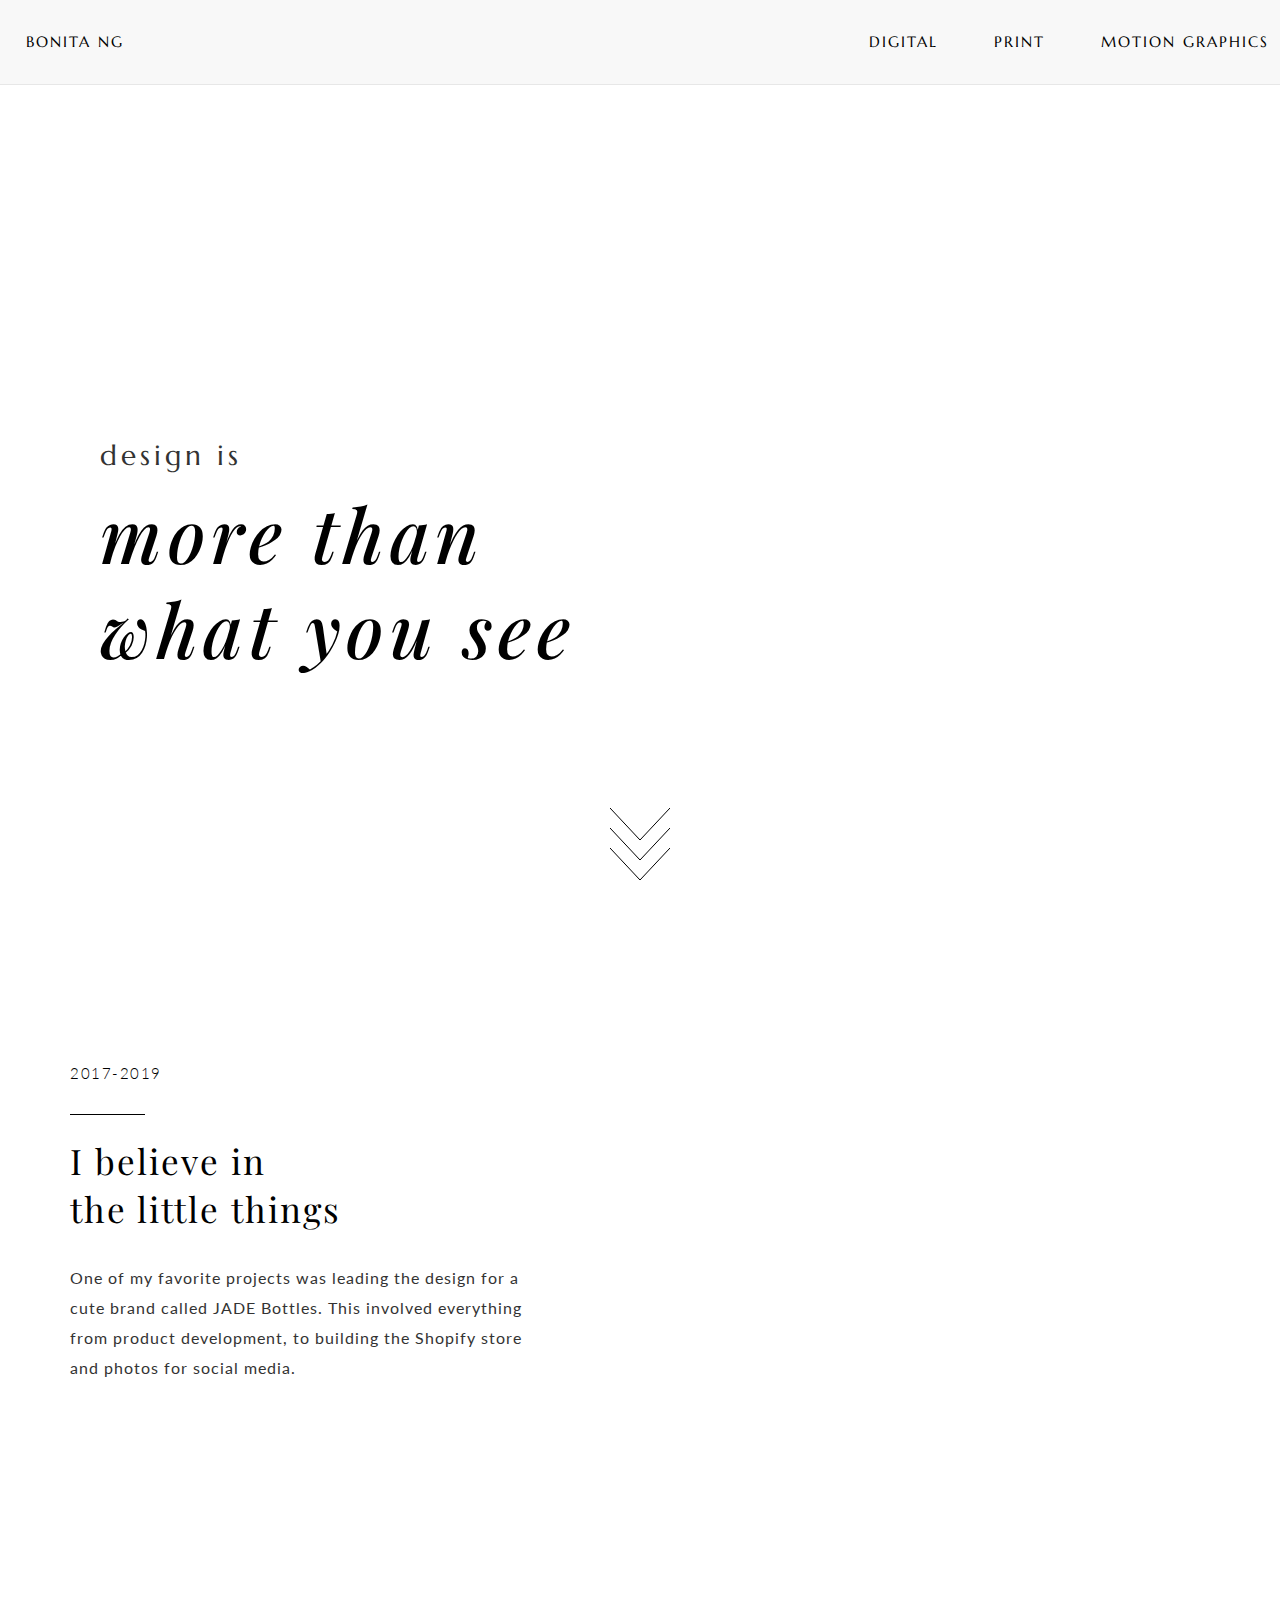
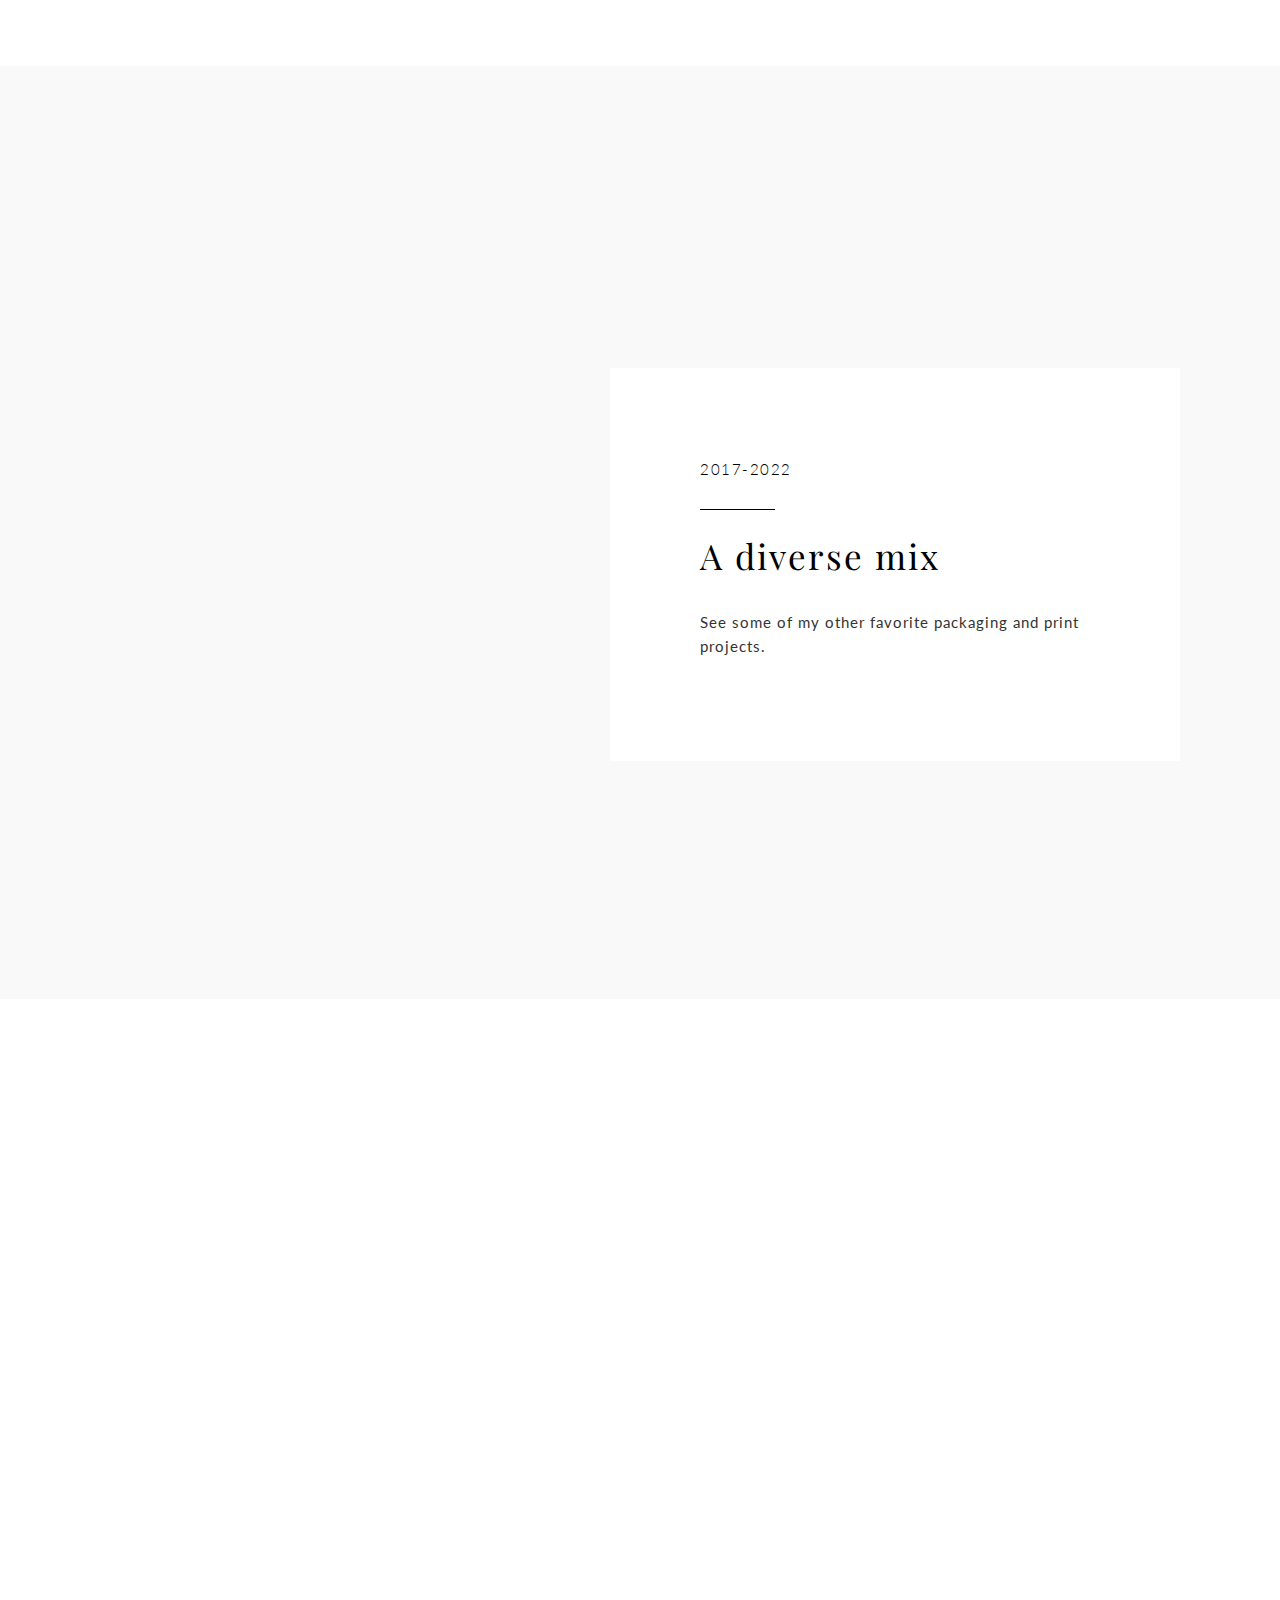
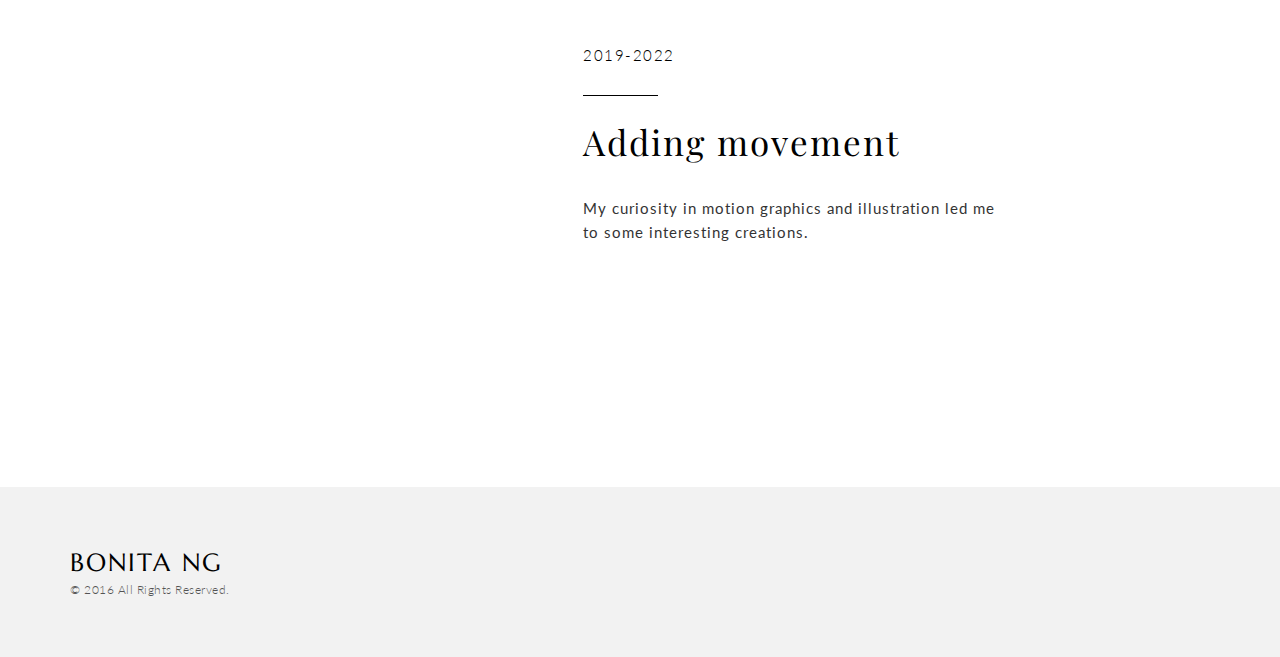
<file: index.html>
<!DOCTYPE html>
<!--[if IE 9]> <html class="ie9" lang="en-us"> <![endif]-->
<!--[if gt IE 9]><!-->
<html lang="en-us">
<!--<![endif]-->
<head>
	<!-- Basic page needs ================================================== -->
	<meta charset="UTF-8">
	<meta http-equiv="X-UA-Compatible" content="IE=edge,chrome=1">
	<title>Bonita Ng</title>
	<meta name="viewport" content="width=device-width, initial-scale=1">

	<!-- Page info ========================================================= -->
	<meta name="author" content="Purple Subird">
	<meta name="description" content="Bonita Ng">
	<meta name="keywords" content="minimalist, portfolio, design">

	<!-- Fonts ============================================================= -->
	<!-- Google Fonts -->
	<link href="https://fonts.googleapis.com/css?family=Lato:300,700|Playfair+Display|Marcellus|DM Serif Display" rel="stylesheet">
	<!-- FontAwesome -->
	<link href="https://maxcdn.bootstrapcdn.com/font-awesome/4.7.0/css/font-awesome.min.css" rel="stylesheet"> 

	<!-- Stylesheets ======================================================= -->
<!-- 	<link rel="stylesheet" href="css/external/bootstrap.min.css"> -->
	<link rel="stylesheet" href="https://maxcdn.bootstrapcdn.com/bootstrap/3.3.7/css/bootstrap.min.css">
	<link rel="stylesheet" href="css/external/owl.carousel.min.css">
	<link rel="stylesheet" href="css/main.css">

	<!-- Scripts =========================================================== -->
	<!-- Google Analytics -->
	<!-- Hotjar -->

	<!-- Favicon =========================================================== -->
	<link rel="shortcut icon" href="favicon.ico">
	<link rel="apple-touch-icon-precomposed" sizes="152x152" href="favicons/apple-touch-icon-152x152.png">
	<link rel="apple-touch-icon-precomposed" sizes="144x144" href="favicons/apple-touch-icon-144x144.png">
	<link rel="apple-touch-icon-precomposed" sizes="114x114" href="favicons/apple-touch-icon-114x114.png">
	<link rel="apple-touch-icon-precomposed" sizes="72x72"   href="favicons/apple-touch-icon-72x72.png">
	<link rel="apple-touch-icon-precomposed" href="favicons/apple-touch-icon-57x57.png">
	
	<!-- Gradient =========================================================== -->
<style>

	
.arrows {
	width: 60px;
	height: 72px;
	position: absolute;
	left: 50%;
	margin-left: -30px;
	bottom: 20px;
}

.arrows path {
	stroke: #000000;
	fill: transparent;
	stroke-width: 1px;	
	animation: arrow 2s infinite;
	-webkit-animation: arrow 2s infinite; 
}

@keyframes arrow
{
0% {opacity:0}
40% {opacity:1}
80% {opacity:0}
100% {opacity:0}
}

@-webkit-keyframes arrow /*Safari and Chrome*/
{
0% {opacity:0}
40% {opacity:1}
80% {opacity:0}
100% {opacity:0}
}

.arrows path.a1 {
	animation-delay:-1s;
	-webkit-animation-delay:-1s; /* Safari 和 Chrome */
}

.arrows path.a2 {
	animation-delay:-0.5s;
	-webkit-animation-delay:-0.5s; /* Safari 和 Chrome */
}

.arrows path.a3 {	
	animation-delay:0s;
	-webkit-animation-delay:0s; /* Safari 和 Chrome */
}

</style>
	
</head>
<body>
	<div class="content-wrapper content-insert">
		<header class="header">
<!-- 			<div class="logo">
				<a class="logo__text" href="index.html" title="Minimalist - home page">BONITA NG</a> -->
				<!-- Uncomment if you want to use image as site logo -->
				<!-- <img class="logo__image" src="img/logo.png" alt="Logo"> -->
<!-- 			</div> -->
			
			<nav class="navbar navbar-default navbar-fixed-top    ">
<!-- 				<div class="container-fluid">  -->
<!-- 				<p style="font-family: Lato, "Lucida Sans Unicode", "Lucida Grande", sans-serif; 
													   font-weight: 700;
													   text-transform: uppercase;
													   font-size: 15px;
													   line-height: 24px;
													   margin: 0 -2px;
													   padding: 30px 28px;
													   display: block;
													   text-rendering: optimizeLegibility;"> -->
				<div class="navbar-header">
<!-- 				<button class="nav__toggle" type="button" title="Toggle menu navigation"  > -->
				<button type="button" class="navbar-toggle collapsed" data-toggle="collapse" data-target="#navbar" aria-expanded="false" aria-controls="navbar">	
<!-- 					<span class="icon hamburger"> -->
					
						<span class="icon-bar"></span>
                <span class="icon-bar"></span>
                <span class="icon-bar"></span>
<!-- 					</span> -->
				</button>
					 <ul class="nav-list">
					<li class="nav-list__item nav-list__link">
						<a class="navbar-left" href="index.html">Bonita Ng</a>	
						</li>
						 </ul>
				</div>
<!-- 				</p> -->
				<div class="navbar-collapse collapse" id="navbar">
				<ul class="nav-list navbar-right">
					<li class="nav-list__item">
						<a href="project01.html" class="nav-list__link">Digital</a>
					</li>
					<li class="nav-list__item">
						<a href="project02.html" class="nav-list__link">Print</a>
					</li>
					<li class="nav-list__item">
						<a href="project03.html" class="nav-list__link">Motion Graphics</a>
<!-- 					</li>
					<li class="nav-list__item">
						<a href="#contact" class="nav-list__link">Contact</a>
					</li> -->
				</ul>
					</div>
<!-- 					</div> -->
		
			</nav>
		</header>

		<main class="content">
			<!-- HERO IMAGE -->
			<section class="section">
				<div class="hero hero-image">
					<div class="hero-content">
						<span class="hero-subtitle">Design is</span>
						<h1 class="hero-title">more than<br>what you see</h1>
					</div>
					<div class="image-holder demo-left">
						<div class="module"><img class="hideme" src="roses.png" alt="new">
					</div> </div>
				</div> 
				<svg class="arrows">
							<path class="a1" d="M0 0 L30 32 L60 0"></path>
							<path class="a2" d="M0 20 L30 52 L60 20"></path>
							<path class="a3" d="M0 40 L30 72 L60 40"></path>
						</svg>
				<!-- end .hero -->
			</section>
			<!-- end HERO IMAGE -->

			<!-- PROJ 3 -->
			<section id="about" class="section section-about">
				<div class="container">
					<div class="row">
						<div class="about">
							<div class="col-md-5 col-sm-12">
							<div class="module">
								<h3 class="caption">
									2017-2019
								</h3>
								<a href="project01.html" title="View the Project 01">
								<h2 class="headline">
									I believe in
									<br>
									the little things
								</h2>
								</a>
								<p>
									One of my favorite projects was leading the design for a cute brand called JADE Bottles. This involved 
									everything from product development, to building the Shopify store and photos for social media. 
								</p>
							</div> </div><!-- end .col-md-6 -->
							<div class="col-md-6 col-md-offset-1 col-sm-12">
								<div class="about__image-container">
									<div class="image-holder"><div class="module">
										<a href="project01.html"><img class="hideme" src="gold.jpg" alt="About Me">
									</a></div></div>
									<div class="image-holder"><div class="module">
										<a href="project01.html"><img class="hideme" src="silver.jpg" alt="About Me">
									</a></div></div>
								</div>
							</div> <!-- end .col-md-6 -->
						</div> <!-- end .about -->
					</div> <!-- end .row -->
				</div> <!-- end .container -->
			</section>
			<!-- end ABOUT -->

			<!-- PROJ 2 -->
			<section id="services" class="section section-services bg-neutral">
				<div class="container">
					<div class="row">
						<div class="col-md-12 col-sm-12">
							<div class="service bg-inverse">								
								<div class="content service-content">
								
									<div class="module">
									<h3 class="caption">
										2017-2022
									</h3>
									<a href="project02.html" title="View the Project 01">
									<h2 class="headline">
										A diverse mix 
									</h2>
									</a>
									<p>
									See some of my other favorite packaging and print projects.
									</p>
								</div></div> <!-- end .content -->
								<div class="image-holder">
								<div class="module">
									<a href="project02.html"><img class="hideme" src="pink_smaller.png" alt="Services">
								</a></div></div>
							</div> <!-- end .service -->
						</div> <!-- end .col-md-12 -->
					</div> <!-- end .row -->
				</div> <!-- end .container -->
			</section>
			<!-- end SERVICES -->

			<!-- PROJECTS -->
			<section id="works" class="section section-projects">
			
			<div class="come-in">
			
				<div class="container">
					<div class="row">
						<div class="col-md-12 col-sm-12">
							<div class="projects">
								<div class="project">
									<div class="content project-content"><div class="module">
										<h3 class="caption">
											2019-2022
										</h3>
										<h2 class="headline">
											<a href="project03.html" title="View the Project 01">
												Adding movement
											</a>
										</h2>
										<p>
											My curiosity in motion graphics and illustration led me to some interesting creations.
										</p></div>
									</div> <!-- end .content -->
									<div class="image-holder"><div class="module">
										<a href="project03.html" title="View the Project 03">
											<img class="hideme" src="3.jpg" alt="Project 03">
										</a>
									</div></div>
								</div> <!-- end .project -->
							

<!-- 
								<div class="project project~~opposite">
									<div class="content project-content">
										<h3 class="caption">
											Project 02
										</h3>
										<h2 class="headline">
											<a href="project-02.html" title="View the Project 02">
												Outstanding packaging
											</a>
										</h2>
										<p>
											Client was looking for a rebrand that would really show the quality and luxury their products have. So I created a multidimensional brand.
										</p>
									</div> <!~~ end .content ~~>
									<div class="image-holder">
										<a href="project-02.html" title="View the Project 02">
											<img src="img/projects/project-02.jpg" alt="Project 01">
										</a>
									</div>
								</div> <!~~ end .project ~~>
							
								<div class="project">
									<div class="content project-content">
										<h3 class="caption">
											Project 03
										</h3>
										<h2 class="headline">
											<a href="project-03.html" title="View the Project 03">
												Simple identity
											</a>
										</h2>
										<p>
											Client was looking for a rebrand that would really show the quality and luxury their products have. So I created a multidimensional brand.
										</p>
									</div> <!~~ end .content ~~>
									<div class="image-holder">
										<a href="project-03.html" title="View the Project 03">
											<img src="img/projects/project-03.jpg" alt="Project 01">
										</a>
									</div>
								</div> 
								<!~~ end .project ~~>
							
							</div> <!~~ end .projects ~~>

							<div class="text-center">
								<a class="btn btn-primary btn-hover-01" href="https://dribbble.com/Natalia_k">View more</a>
							</div>

						</div> <!~~ end .col-md-12 ~~>
					</div> <!~~ end .row ~~>
				</div> <!~~ end .container ~~>
				
				</div> <!~~ I added this ~~>
			</section>
			
			<!~~ end PROJECTS ~~>
 -->

			<!-- TESTIMONIALS -->
<!-- 			<section class="section section-testimonials bg-neutral">
				<div class="container">
					<div class="row">
						<div class="col-md-12 col-sm-12 text-center">
							<h3 class="caption caption--center">
								What clients say
							</h3>
							<div id="testimonials" class="testimonials owl-carousel owl-carousel--full">
								<div class="testimonial">
									<h2 class="headline">
										Emily Washington
									</h2>
									<p>
										We were looking for a logo with a touch of modernism. Minimalist grasped our needs and produced a stunning design. When feedback was needed, new versions of the logo or any modifications were made very quickly. We really appreciated flexibility and efficiency. It’s great to work with someone so open-minded and responsive.
									</p>
								</div>  -->
								
								<!-- end .testimonial -->

								<!-- 
<div class="testimonial">
									<h2 class="headline">
										Emily Washington
									</h2>
									<p>
										We were looking for a logo with a touch of modernism. Minimalist grasped our needs and produced a stunning design. When feedback was needed, new versions of the logo or any modifications were made very quickly. We really appreciated flexibility and efficiency. It’s great to work with someone so open-minded and responsive.
									</p>
								</div> <!~~ end .testimonial ~~>

								<div class="testimonial">
									<h2 class="headline">
										Emily Washington
									</h2>
									<p>
										We were looking for a logo with a touch of modernism. Minimalist grasped our needs and produced a stunning design. When feedback was needed, new versions of the logo or any modifications were made very quickly. We really appreciated flexibility and efficiency. It’s great to work with someone so open-minded and responsive.
									</p>
								</div> <!~~ end .testimonial ~~>
 -->

							</div> <!-- end .testimonials -->
						</div> <!-- end .col-md-12 -->
					</div> <!-- end .row -->
				</div> <!-- end .container -->
			</section>
			<!-- end TESTIMONIALS -->

	<!-- 
		CONTACT			<section id="contact" class="section section-contact">
				<div class="container">
					<div class="row">
						<div class="col-md-12 col-sm-12">
							<div class="contact text-center">
								<h3 class="caption caption~~center">
									Contact
								</h3>
								<h2 class="headline">
									Get in touch
								</h2>
								<p>
									For questions or quick inquiries about a design project please use the form<br> below if you’re interested in working with me. 
								</p>
							
								<form id="contact-form" class="form" action="mail/mail.php" method="POST" role="form">
									<div class="form-group">
										<label class="form__label" for="name">Name*</label>
										<input class="form__field" id="name" name="name" type="text">
									</div>

									<div class="form-group">
										<label class="form__label" for="email">Email Address*</label>
										<input class="form__field" id="email" name="email" type="email">
									</div>

									<div class="form-group">
										<label class="form__label" for="subject">Subject*</label>
										<input class="form__field" id="subject" name="subject" type="text">
									</div>

									<div class="form-group">
										<label class="form__label" for="body">Message*</label>
										<textarea class="form__field" id="body" name="message" type="text"  rows="5"></textarea>
									</div>

									<div class="form-group form-group~~btn text-center">
										<button class="btn btn-primary btn-fill btn-hover-01"><span>Submit</span></button>
									</div>
								</form>
							</div> end .contact						</div> end .col-md-12					</div> end .row				</div> end .container			</section>
			end CONTACT		</main>
 -->

		<footer class="footer">
			<div class="container">
				<div class="row">
					<div class="col-md-6 col-sm-6 col-xs-12">
						<ul class="social-list">
<!-- 							<li class="social-list__item">
								<a class="social-list__link" href="https://www.instagram.com/bonbonbonnibel/" target="_blank"><i class="fa fa-instagram" aria-hidden="true"></i></a>
							</li> -->

<!-- 							<li class="social-list__item">
								<a class="social-list__link" href="https://www.behance.net/natalia_k" target="_blank"><i class="fa fa-behance" aria-hidden="true"></i></a>
							</li>

							<li class="social-list__item">
								<a class="social-list__link" href="https://www.linkedin.com/" target="_blank"><i class="fa fa-linkedin" aria-hidden="true"></i></a>
							</li>

							<li class="social-list__item">
								<a class="social-list__link" href="https://www.facebook.com/natalia.kosarieva" target="_blank"><i class="fa fa-facebook" aria-hidden="true"></i></a>
							</li>

							<li class="social-list__item">
								<a class="social-list__link" href="https://twitter.com/papernatali" target="_blank"><i class="fa fa-twitter" aria-hidden="true"></i></a>
							</li>

							<li class="social-list__item">
								<a class="social-list__link" href="https://dribbble.com/Natalia_k" target="_blank"><i class="fa fa-dribbble" aria-hidden="true"></i></a>
							</li> -->
						</ul>
					</div> <!-- end .col-md-6 -->

					<div class="col-md-6 col-sm-6 col-xs-12">
						<div class="logo footer-logo">
							<a class="logo__text" href="index.html" title="Minimalist - home page">BONITA NG</a>
							<!-- Reccoment if you want to use image as site logo -->
							<!-- <img class="logo__image" src="img/logo.png" alt="Logo"> -->
							<p class="copyright">
								&copy; 2016 All rights reserved.
							</p>
						</div>
					</div> <!-- end .col-md-6 -->
					
				</div> <!-- end .row -->
			</div> <!-- end .container -->
		</footer>
	</div>

<!-- 
	OVERLAY	<div class="overlay is-hidden">
		<div class="loader"></div>
		<div class="long-loading-container is-hidden">
			<p>The page is loading more then 5 sec.<br>You can wait, return back or directly load a page </p>
			<a class="btn btn-primary js-overlay-hide" href="" data-disabled="true">Back</a>
			<a class="btn btn-primary js-direct" href="" data-disabled="true">Direct</a>
		</div>
	</div>
	end OVERLAY
 -->

	<!-- Scripts =========================================================== -->
	<script src="js/external/jquery-3.1.1.min.js"></script>
	<script src="js/external/owl.carousel.min.js"></script>
	<script src="js/external/contact-form.js"></script>
    <script type="text/javascript">
        new ContactForm('#contact-form', {});
    </script>
	<script src="js/main.js"></script>
	
	<!-- I added this -->
<!--disappear arrow when scroll (svg is the one indicating the arrows)-->
<script>
  $(document).scroll(function(){
    $("svg").css("opacity","0");
    if($(document).scrollTop()>"50")
      $("svg").css("opacity","0");
});

</script>
	
<script src="https://ajax.googleapis.com/ajax/libs/jquery/3.2.0/jquery.min.js"></script>
<script src="https://maxcdn.bootstrapcdn.com/bootstrap/3.3.7/js/bootstrap.min.js"></script>
							
<script>	
(function($) {

  /**
   * Copyright 2012, Digital Fusion
   * Licensed under the MIT license.
   * http://teamdf.com/jquery-plugins/license/
   *
   * @author Sam Sehnert
   * @desc A small plugin that checks whether elements are within
   *     the user visible viewport of a web browser.
   *     only accounts for vertical position, not horizontal.
   */

  $.fn.visible = function(partial) {
    
      var $t            = $(this),
          $w            = $(window),
          viewTop       = $w.scrollTop(),
          viewBottom    = viewTop + $w.height(),
          _top          = $t.offset().top,
          _bottom       = _top + $t.height(),
          compareTop    = partial === true ? _bottom : _top,
          compareBottom = partial === true ? _top : _bottom;
    
    return ((compareBottom <= viewBottom) && (compareTop >= viewTop));

  };
    
})(jQuery);

var win = $(window);

var allMods = $(".module");

allMods.each(function(i, el) {
  var el = $(el);
  if (el.visible(true)) {
    el.addClass("already-visible"); 
  } 
});

win.scroll(function(event) {
  
  allMods.each(function(i, el) {
    var el = $(el);
    if (el.visible(true)) {
      el.addClass("come-in"); 
    } 
  });
  
});

$(window).scroll(function(event) {
  
  $(".module").each(function(i, el) {
    var el = $(el);
    if (el.visible(true)) {
      el.addClass("come-in"); 
    } 
  });
  
});
</script>
<!-- for fading -->
<script>

$(document).ready(function() {
    
    /* Every time the window is scrolled ... */
    $(window).scroll( function(){
    
        /* Check the location of each desired element */
        $('.hideme').each( function(i){
            
            var top_of_object = $(this).position().top + $(this).outerHeight();
            var top_of_window = $(window).scrollTop() + $(window).height()*1.75;
            
            /* If the object is completely visible in the window, fade it it */
            if( top_of_window > top_of_object ){
                
                $(this).animate({'opacity':'1'},500);
                    
            }
            
        }); 
    
    });
    
});
</script>



</body>
</html>
</file>
<file: css/main.css>
/*! normalize.css v5.0.0 | MIT License | github.com/necolas/normalize.css */
/*! scroll down arrow */
.arrows {
	width: 60px;
	height: 72px;
	position: absolute;
	left: 50%;
	margin-left: -30px;
	bottom: 20px;
}

.arrows path {
	stroke: #000000;
	fill: transparent;
	stroke-width: 1px;	
	animation: arrow 2s infinite;
	-webkit-animation: arrow 2s infinite; 
}

@keyframes arrow
{
0% {opacity:0}
40% {opacity:1}
80% {opacity:0}
100% {opacity:0}
}

@-webkit-keyframes arrow /*Safari and Chrome*/
{
0% {opacity:0}
40% {opacity:1}
80% {opacity:0}
100% {opacity:0}
}

.arrows path.a1 {
	animation-delay:-1s;
	-webkit-animation-delay:-1s; /* Safari 和 Chrome */
}

.arrows path.a2 {
	animation-delay:-0.5s;
	-webkit-animation-delay:-0.5s; /* Safari 和 Chrome */
}

.arrows path.a3 {	
	animation-delay:0s;
	-webkit-animation-delay:0s; /* Safari 和 Chrome */
}




button, hr, input {
  overflow: visible; }

audio, canvas, progress, video {
  display: inline-block; }

progress, sub, sup {
  vertical-align: baseline; }

[type=checkbox], [type=radio], legend {
  box-sizing: border-box;
  padding: 0; }

html {
  font-family: sans-serif;
  line-height: 1.15;
  -ms-text-size-adjust: 100%;
  -webkit-text-size-adjust: 100%; }

body {
  margin: 0; 

	opacity: 1;
	animation-name: fadeInOpacity;
	animation-iteration-count: 1;
	animation-timing-function: ease-in;
	animation-duration: 2s;
	}
	
@keyframes fadeInOpacity {
	0% {
		opacity: 0;
	}
	100% {
		opacity: 1;
	}
}

.hideme
{
    opacity:0;
}

article, aside, details, figcaption, figure, footer, header, main, menu, nav, section {
  display: block; }

h1 {
  font-size: 2em;
  margin: .67em 0; }

figure {
  margin: 1em 40px; }

hr {
  box-sizing: content-box;
  height: 0; }

code, kbd, pre, samp {
  font-family: monospace,monospace;
  font-size: 1em; }

a {
  background-color: transparent;
  -webkit-text-decoration-skip: objects; }

a:active, a:hover {
  outline-width: 0; }

abbr[title] {
  border-bottom: none;
  text-decoration: underline;
  text-decoration: underline dotted; }

b, strong {
  font-weight: bolder; }

dfn {
  font-style: italic; }

mark {
  background-color: #ff0;
  color: #000; }

small {
  font-size: 80%; }

sub, sup {
  font-size: 75%;
  line-height: 0;
  position: relative; }

sub {
  bottom: -.25em; }

sup {
  top: -.5em; }

audio:not([controls]) {
  display: none;
  height: 0; }

img {
  border-style: none; }

svg:not(:root) {
  overflow: hidden; }

button, input, optgroup, select, textarea {
  font-family: sans-serif;
  font-size: 100%;
  line-height: 1.15;
  margin: 0; }

button, select {
  text-transform: none; }

[type=reset], [type=submit], button, html [type=button] {
  -webkit-appearance: button; }

[type=button]::-moz-focus-inner, [type=reset]::-moz-focus-inner, [type=submit]::-moz-focus-inner, button::-moz-focus-inner {
  border-style: none;
  padding: 0; }

[type=button]:-moz-focusring, [type=reset]:-moz-focusring, [type=submit]:-moz-focusring, button:-moz-focusring {
  outline: ButtonText dotted 1px; }

fieldset {
  border: 1px solid silver;
  margin: 0 2px;
  padding: .35em .625em .75em; }

legend {
  color: inherit;
  display: table;
  max-width: 100%;
  white-space: normal; }

textarea {
  overflow: auto; }

[type=number]::-webkit-inner-spin-button, [type=number]::-webkit-outer-spin-button {
  height: auto; }

[type=search] {
  -webkit-appearance: textfield;
  outline-offset: -2px; }

[type=search]::-webkit-search-cancel-button, [type=search]::-webkit-search-decoration {
  -webkit-appearance: none; }

::-webkit-file-upload-button {
  -webkit-appearance: button;
  font: inherit; }

summary {
  display: list-item; }

[hidden], template {
  display: none; }

/*-----------------------------------------------------------*/
/*--------------------- GENERAL STYLES ----------------------*/
/*-----------------------------------------------------------*/
body {
  font-family: Lato, "Lucida Sans Unicode", "Lucida Grande", sans-serif;
  font-size: 15px;
  line-height: 24px;
  text-rendering: optimizeLegibility;
  -moz-osx-font-smoothing: grayscale;
  -webkit-font-smoothing: antialiased;
  overflow-x: hidden; }

a,
a:hover {
  color: #000;
  text-decoration: none;
  -ms-transition: color 300ms ease-in-out;
  transition: color 300ms ease-in-out; }

a:hover {
  color: #999; }

p {
  letter-spacing: 1px; }

ul {
  margin: 0;
  padding: 0; }

.content-wrapper {
  overflow: hidden; }

/*-----------------------------------------------------------*/
/*--------------------- TYPOGRAPHY STYLES -------------------*/
/*-----------------------------------------------------------*/
h1,
h2,
h3,
h4,
h5 {
  color: #000; }

.headline {
  margin-top: 55px;
  margin-bottom: 30px;
  font-family: "Playfair Display", "Palatino Linotype", "Book Antiqua", Palatino, serif;
  font-size: 35px;
  font-weight: normal;
  line-height: 48px;
  letter-spacing: 2px; }

.caption {
  margin: 0;
  margin-bottom: 33px;
  position: relative;
  font-family: Lato, "Lucida Sans Unicode", "Lucida Grande", sans-serif;
  font-size: 15px;
  font-weight: 300;
  text-transform: uppercase;
  letter-spacing: 1.5px; }
  .caption:before {
    content: '';
    position: absolute;
    bottom: -33px;
    left: 0;
    height: 1px;
    width: 75px;
    background-color: #000; }

.description {
  font-size: 18px;
  line-height: 30px; }

.caption--center:before {
  left: 50%;
  -webkit-transform: translateX(-50%);
  -ms-transform: translateX(-50%);
  transform: translateX(-50%); }

/*-----------------------------------------------------------*/
/*--------------------- HEADER STYLES -----------------------*/
/*-----------------------------------------------------------*/
.header {
  min-height: 83px;
  border-bottom: 1px solid #f6fafd; }
  .header .logo {
    float: left; }
  .header .navigation {
    float: right; }

.navigation .nav__toggle {
  display: none; }

/*--------------------- Logo --------------------------------*/
.logo {
  margin-left: 55px;
  min-height: 83px; }
  .logo .logo__text {
    margin-top: -5px;
    font-family: Marcellus, serif;
    font-size: 25px;
    line-height: 83px;
    vertical-align: middle;
    color: #000;
    letter-spacing: 2px;
    text-transform: uppercase; }

/*--------------------- Navigation --------------------------*/
.nav-list {
  font-family: Marcellus
  margin-right: 24px;
  list-style: none; 
  }
  .nav-list .nav-list__item {
    display: inline-block;
    color: #000;
    text-transform: uppercase;
    font-family: Marcellus}
  .nav-list .nav-list__link {
    margin: 0 -2px;
    padding: 30px 28px;
    display: block;
    font-family: Marcellus;
    letter-spacing: 2px; }

/*-----------------------------------------------------------*/
/*--------------------- HERO IMAGE STYLES -------------------*/
/*-----------------------------------------------------------*/
.hero {
  position: relative; }
  .hero .hero-content {
    margin-top: -54px;
    position: absolute;
    top: 40%;
    left: 10%;
    margin-left: -28px;
    z-index: 2;
    -webkit-transform: translateY(-50%);
    -ms-transform: translateY(-50%);
    transform: translateY(-50%); }
  .hero .image-holder {
    padding: 3% 0;
    position: absolute;
    right: 10%; }
  .hero .image-holder {
    height: 100%; }
  .hero .hero-title {
    margin-top: 15px;
    font-family: Playfair Display, serif;
    font-size: 75px;
    font-style: italic;
    line-height: 95px;
    letter-spacing: 5.5px;
     }
  .hero .hero-subtitle {
    font-family: Marcellus, serif;
    font-size: 28px;
    font-weight: 300;
    letter-spacing: 4px;
    text-transform: lowercase;
    }

.hero-image {
  height: 100vh;
  height: calc(100vh - 83px); }

/*-----------------------------------------------------------*/
/*--------------------- COMPOSING STYLES --------------------*/
/*-----------------------------------------------------------*/
.mt-25 {
  margin-top: 25px; }

.mt-50 {
  margin-top: 50px; }

.mt-75 {
  margin-top: 75px; }

.mt-100 {
  margin-top: 100px; }

.mb-25 {
  margin-bottom: 25px; }

.mb-50 {
  margin-bottom: 50px; }

.mb-75 {
  margin-bottom: 75px; }

.mb-100 {
  margin-bottom: 100px; }

/*-----------------------------------------------------------*/
/*--------------------- ABOUT STYLES ------------------------*/
/*-----------------------------------------------------------*/
.about .caption {
  margin-top: 30px; }

.about .about__image-container {
  float: right;
  width: 100%; }

.about .image-holder {
  max-width: 255px;
  display: inline-block;
  vertical-align: top; }

.about .image-holder:first-child {
  margin-right: 25px; }

.about .image-holder img {
  width: 100%; }

/*-----------------------------------------------------------*/
/*--------------------- SERVICES STYLES ---------------------*/
/*-----------------------------------------------------------*/
.service {
  position: relative; }
  .service .image-holder {
    max-width: 600px; }
  .service .content {
    padding: 93px 90px;
    position: absolute;
    top: 145px;
    left: 50%;
    background-color: #fff;
    z-index: 2;
    -webkit-transform: translateX(-30px);
    -ms-transform: translateX(-30px);
    transform: translateX(-30px); }

/*-----------------------------------------------------------*/
/*--------------------- PROJECT STYLES ----------------------*/
/*-----------------------------------------------------------*/
.project {
  margin-bottom: 155px;
  position: relative;
  clear: both; }
  .project .image-holder {
    max-width: 555px;
    overflow: hidden; }
  .project .image-holder img {
    width: 100%;
    -ms-transition: transform 400ms ease-in-out;
    transition: transform 400ms ease-in-out; }
  .project .image-holder:hover img {
    -webkit-transform: scale(1.04);
    -ms-transform: scale(1.04);
    transform: scale(1.04); }
  .project .content {
    padding: 70px;
    position: absolute;
    top: 50px;
    left: 50%;
    z-index: 2;
    -webkit-transform: translateX(-127px);
    -ms-transform: translateX(-127px);
    transform: translateX(-127px); }

.project--opposite {
  overflow: hidden; }
  .project--opposite .image-holder {
    float: right; }
  .project--opposite .content {
    left: auto;
    right: 50%;
    text-align: right;
    -webkit-transform: translateX(127px);
    -ms-transform: translateX(127px);
    transform: translateX(127px); }
  .project--opposite .caption:before {
    left: auto;
    right: 0; }

/*-----------------------------------------------------------*/
/*--------------------- TESTIMONIALS STYLES -----------------*/
/*-----------------------------------------------------------*/
.testimonial {
  margin: 0 auto;
  max-width: 775px; }
  .testimonial .headline {
    margin-top: 23px; }

/*-----------------------------------------------------------*/
/*--------------------- BUTTONS STYLES ----------------------*/
/*-----------------------------------------------------------*/
.btn {
  padding: 19px;
  min-width: 225px;
  font-size: 14px;
  font-weight: 700;
  border-radius: 0;
  border-color: #000;
  text-transform: uppercase;
  letter-spacing: 1.5px;
  outline: none;
  -webkit-transition: color 320ms ease-in-out, background-color 320ms ease-in-out;
  -ms-transition: color 320ms ease-in-out, background-color 320ms ease-in-out;
  transition: color 320ms ease-in-out, background-color 320ms ease-in-out; }

.btn:hover {
  border-color: #000; }

.btn-primary {
  border-color: #000;
  color: #000;
  background-color: transparent; }

.btn-primary:hover,
.btn:active:focus,
.btn:hover:focus,
.btn:active,
.btn:focus {
  background-color: #000;
  outline: none;
  -webkit-box-shadow: none;
  box-shadow: none; }

.btn-primary.btn-fill {
  color: #fff;
  background-color: #000; }

.btn.btn-hover-01 {
  position: relative;
  overflow: hidden; }
  .btn.btn-hover-01:hover {
    background-color: transparent; }
  .btn.btn-hover-01:after {
    content: '';
    position: absolute;
    top: 50%;
    left: 50%;
    height: 350%;
    width: 100%;
    background-color: #000;
    opacity: 0;
    z-index: -1;
    -webkit-transition: opacity 0.3s ease-in-out, transform 0.3s ease-in-out, height 0.3s ease-in-out;
    -ms-transition: opacity 0.3s ease-in-out, transform 0.3s ease-in-out, height 0.3s ease-in-out;
    transition: opacity 0.3s ease-in-out, transform 0.3s ease-in-out, height 0.3s ease-in-out;
    -webkit-transform: translateX(-50%) translateY(-50%) rotate(45deg) scaleY(0);
    -ms-transform: translateX(-50%) translateY(-50%) rotate(45deg) scaleY(0);
    transform: translateX(-50%) translateY(-50%) rotate(45deg) scaleY(0); }
  .btn.btn-hover-01:hover:after {
    opacity: 1;
    -webkit-transform: translateX(-50%) translateY(-50%) rotate(45deg) scaleY(1);
    -ms-transform: translateX(-50%) translateY(-50%) rotate(45deg) scaleY(1);
    transform: translateX(-50%) translateY(-50%) rotate(45deg) scaleY(1); }

.btn-fill.btn-hover-01:hover {
  color: #000; }

.btn-fill.btn-hover-01 > span {
  position: relative;
  z-index: 1; }

.btn-fill.btn-hover-01:after {
  background-color: #fff;
  z-index: 0; }

.btn-fill.btn-primary.btn-hover-01:hover {
  background-color: #000; }

/*-----------------------------------------------------------*/
/*--------------------- FORMS STYLES ------------------------*/
/*-----------------------------------------------------------*/
.form {
  margin: 0 auto;
  max-width: 425px;
  width: 100%; }
  .form .form-group {
    margin-bottom: 18px; }
  .form .form__label {
    margin-bottom: 4px;
    display: block;
    font-size: 12px;
    font-weight: 700;
    color: #111;
    letter-spacing: 2px;
    text-transform: uppercase; }
  .form .form__field {
    padding: 5px;
    width: 100%;
    outline: none;
    font-family: Lato, "Lucida Sans Unicode", "Lucida Grande", sans-serif;
    letter-spacing: 1px;
    border-radius: 0;
    border: 1px solid #999; }
  .form .form-group--btn {
    margin-top: 53px; }
  .form .has-error .form__field {
    border-color: #9c1d1b; }
  .form .has-error .help-block {
    margin-bottom: 0px;
    display: inline-block;
    float: right;
    font-size: 13px;
    color: #9c1d1b; }
  .form textarea {
    height: 145px;
    resize: vertical; }

/*-----------------------------------------------------------*/
/*--------------------- COMPONENTS STYLES -------------------*/
/*-----------------------------------------------------------*/
/*--------------------- Social List -------------------------*/
.social-list {
  list-style: none; }
  .social-list .social-list__item {
    display: inline-block; }
  .social-list .social-list__link {
    padding: 5px;
    display: inline-block;
    font-size: 17px; }

/*--------------------- Icons -------------------------------*/
.hamburger {
  width: 18px;
  height: 14px;
  position: relative; }
  .hamburger span {
    margin-top: -1px;
    width: 18px;
    height: 2px;
    position: absolute;
    top: 50%;
    left: 0;
    background-color: #000; }
  .hamburger span:first-child {
    margin-top: 0px;
    top: 0; }
  .hamburger span:last-child {
    margin-top: 0px;
    top: auto;
    bottom: 0; }

/*--------------------- Backgrounds -------------------------*/
.bg-neutral {
  background-color: #f9f9f9; }

.bg-inverse {
  background-color: #f9f9f9; }

/*--------------------- Sections ----------------------------*/
.section-services {
  padding: 157px 0 227px 0; }

.section-about {
  margin: 135px 0 220px 0px; }

.section-projects {
  margin: 228px 0 150px 0; }

.section-testimonials {
  padding: 143px 0 129px 0; }

.section-contact {
  margin: 154px 0 150px 0; }

/*--------------------- Carousel ----------------------------*/
.owl-carousel--full .owl-prev,
.owl-carousel--full .owl-next {
  width: 35px;
  height: 35px;
  position: absolute;
  top: 50%;
  background-image: url([data-uri]);
  background-repeat: no-repeat;
  background-position: 0% 50%;
  -ms-transition: transform 350ms ease-in-out;
  transition: transform 350ms ease-in-out; }

.owl-carousel--full .owl-prev {
  left: 0;
  -webkit-transform: rotate(180deg);
  -ms-transform: rotate(180deg);
  transform: rotate(180deg); }

.owl-carousel--full .owl-next {
  right: 0; }

.owl-carousel--full .owl-prev:hover {
  -webkit-transform: translateX(5px) rotate(180deg);
  -ms-transform: translateX(5px) rotate(180deg);
  transform: translateX(5px) rotate(180deg); }

.owl-carousel--full .owl-next:hover {
  -webkit-transform: translateX(-5px);
  -ms-transform: translateX(-5px);
  transform: translateX(-5px); }

/*--------------------- Overlay -----------------------------*/
.overlay {
  position: fixed;
  top: 0;
  bottom: 0;
  left: 0;
  right: 0;
  background-color: #fff;
  z-index: 10;
  -webkit-transition: opacity 700ms ease-in-out, visibility 700ms ease-in-out;
  -ms-transition: opacity 700ms ease-in-out, visibility 700ms ease-in-out;
  transition: opacity 700ms ease-in-out, visibility 700ms ease-in-out; }
  .overlay .long-loading-container {
    position: absolute;
    top: 50%;
    left: 0;
    width: 100%;
    text-align: center;
    -webkit-transform: translateY(-50%);
    -ms-transform: translateY(-50%);
    transform: translateY(-50%); }
  .overlay .btn,
  .overlay p {
    margin-bottom: 20px; }

/*-----------------------------------------------------------*/
/*--------------------- CONTACT STYLES ----------------------*/
/*-----------------------------------------------------------*/
.contact .form {
  margin-top: 50px;
  text-align: left; }

/*-----------------------------------------------------------*/
/*--------------------- FOOTER STYLES -----------------------*/
/*-----------------------------------------------------------*/
.footer .footer-logo {
  margin-left: 0; }

.footer .social-list {
  margin: 15px 0;
  text-align: right; }

.footer .col-md-6:first-child {
  float: right; }

.footer .col-md-6:last-child {
  float: left; }

.footer-logo .logo__text {
  margin: 0;
  font-size: 25px;
  line-height: normal; }

.footer-logo .copyright {
  margin: 0;
  font-size: 12px;
  font-weight: 300;
  letter-spacing: 0.5px;
  color: #111;
  opacity: .7;
  text-transform: capitalize; }

/*-----------------------------------------------------------*/
/*--------------------- ANIMATIONS --------------------------*/
/*-----------------------------------------------------------*/
.is-hide {
  display: none; }

.is-show {
  display: block; }

.is-hidden {
  opacity: 0;
  visibility: hidden; }

.is-vissible {
  opacity: 1;
  visibility: visible; }

.loader,
.loader:before,
.loader:after {
  border-radius: 50%; }

.loader {
  font-size: 11px;
  text-indent: -99999em;
  margin-top: -8px;
  margin-left: -8px;
  position: absolute;
  top: 50%;
  left: 50%;
  width: 19px;
  height: 19px;
  box-shadow: inset 0 0 0 1px;
  -webkit-transform: translateZ(0);
  -ms-transform: translateZ(0);
  transform: translateZ(0); }

.loader:before,
.loader:after {
  position: absolute;
  content: ''; }

.loader:before {
  width: 11.4px;
  height: 21.4px;
  background: #fff;
  border-radius: 20.4px 0 0 20.4px;
  top: -1px;
  left: -1px;
  -webkit-transform-origin: 10.4px 10.2px;
  transform-origin: 10.4px 10.2px;
  -webkit-animation: load2 2s infinite ease 1.5s;
  animation: load2 2s infinite ease 1.5s; }

.loader:after {
  width: 11.4px;
  height: 21.4px;
  background: #fff;
  border-radius: 0 20.4px 20.4px 0;
  top: -1px;
  left: 10.2px;
  -webkit-transform-origin: 0px 10.2px;
  transform-origin: 0px 10.2px;
  -webkit-animation: load2 2s infinite ease;
  animation: load2 2s infinite ease; }

@-webkit-keyframes load2 {
  0% {
    -webkit-transform: rotate(0deg);
    transform: rotate(0deg); }
  100% {
    -webkit-transform: rotate(360deg);
    transform: rotate(360deg); } }

@keyframes load2 {
  0% {
    -webkit-transform: rotate(0deg);
    transform: rotate(0deg); }
  100% {
    -webkit-transform: rotate(360deg);
    transform: rotate(360deg); } }

/*-----------------------------------------------------------*/
/*--------------------- GENERAL STYLES ----------------------*/
/*-----------------------------------------------------------*/
.content-project .image-holder img {
  width: 100%; }

.content-project {
  margin-bottom: 135px; }

/*-----------------------------------------------------------*/
/*--------------------- HERO IMAGE --------------------------*/
/*-----------------------------------------------------------*/
.hero-project-image {
  padding: 120px 0; }
  .hero-project-image .image-holder {
    padding: 0;
    position: relative;
    right: 0; }
  .hero-project-image .image-holder img {
    width: 100%; }

/*-----------------------------------------------------------*/
/*--------------------- ABOUT STYLES ------------------------*/
/*-----------------------------------------------------------*/
.about .about__description {
  margin-top: 25px; }

.about p {
  margin-bottom: 30px;
  font-size: 16px;
  line-height: 30px; }

/*-----------------------------------------------------------*/
/*--------------------- PROJECT ITEMS STYLES ----------------*/
/*-----------------------------------------------------------*/
.project-items .project-item {
  margin-bottom: 95px; }

/*-----------------------------------------------------------*/
/*--------------------- NAVIGATION STYLES -------------------*/
/*-----------------------------------------------------------*/
.nav {
  overflow: hidden; }
  .nav .nav__item {
    display: inline-block; }
  .nav .nav__item.next {
    float: right; }
  .nav .nav__item.prev {
    float: left; }
  .nav .nav__desc {
    display: inline-block;
    letter-spacing: 1px;
    text-transform: uppercase;
    vertical-align: middle;
    -ms-transition: transform 400ms ease-in-out;
    transition: transform 400ms ease-in-out; }
  .nav .prev .nav__desc {
    padding-left: 45px; }
  .nav .next .nav__desc {
    padding-right: 45px; }
  .nav .icon {
    vertical-align: middle;
    -ms-transition: background-image 300ms ease-in-out, transform 350ms ease-in-out;
    transition: background-image 300ms ease-in-out, transform 350ms ease-in-out; }
  .nav .nav__item > a:hover,
  .nav .nav__item > a:focus {
    background-color: transparent; }
  .nav .nav__item > a:hover .icon,
  .nav .nav__item > a:focus .icon,
  .nav .nav__item.disabled > a .icon {
    background-image: url([data-uri]); }
  .nav .nav__item.prev > a:hover .icon,
  .nav .nav__item.prev > a:focus .icon {
    -webkit-transform: translateX(5px) rotate(180deg);
    -ms-transform: translateX(5px) rotate(180deg);
    transform: translateX(5px) rotate(180deg); }
  .nav .nav__item.next > a:hover .icon,
  .nav .nav__item.next > a:focus .icon {
    -webkit-transform: translateX(-5px);
    -ms-transform: translateX(-5px);
    transform: translateX(-5px); }
  .nav .nav__item.prev > a:hover .nav__desc,
  .nav .nav__item.prev > a:focus .nav__desc {
    -webkit-transform: translateX(-25px);
    -ms-transform: translateX(-25px);
    transform: translateX(-25px); }
  .nav .nav__item.next > a:hover .nav__desc,
  .nav .nav__item.next > a:focus .nav__desc {
    -webkit-transform: translateX(25px);
    -ms-transform: translateX(25px);
    transform: translateX(25px); }
  .nav .nav__item.disabled > a .nav__desc {
    color: #999; }
  .nav .nav__item.disabled > a:hover .nav__desc,
  .nav .nav__item.disabled > a:hover .icon {
    -webkit-transform: translateX(0px);
    -ms-transform: translateX(0px);
    transform: translateX(0px); }
  .nav .nav__item.disabled.prev > a:hover .icon {
    -webkit-transform: translateX(0px) rotate(180deg);
    -ms-transform: translateX(0px) rotate(180deg);
    transform: translateX(0px) rotate(180deg); }

/*-----------------------------------------------------------*/
/*--------------------- FOOTER STYLES -----------------------*/
/*-----------------------------------------------------------*/
.footer {
  padding-top: 60px;
  min-height: 170px;
  background-color: #f2f2f2; }

/*-----------------------------------------------------------*/
/*--------------------- ICONS -------------------------------*/
/*-----------------------------------------------------------*/
.arrow-left,
.arrow-right {
  width: 27px;
  height: 35px;
  display: inline-block;
  background-image: url([data-uri]);
  background-repeat: no-repeat;
  background-position: 0% 50%; }

.arrow-left {
  -webkit-transform: rotate(180deg);
  -ms-transform: rotate(180deg);
  transform: rotate(180deg); }

/*-----------------------------------------------------------*/
/*--------------------- SECTIONS STYLES ---------------------*/
/*-----------------------------------------------------------*/
.section-about-project {
  margin-bottom: 120px; }

.section-project-nav {
  margin-top: 40px; }

/*-----------------------------------------------------------*/
/*--------------------- RESPONSIVE STYLES -------------------*/
/*-----------------------------------------------------------*/
@media (max-width: 1400px) {
  .hero .hero-content {
    margin-top: 175px; } }

@media (min-width: 769px) and (max-width: 992px) {
  .hero .hero-content {
    margin-top: 175px; }
  .service .content {
    left: 20%; }
  .testimonial {
    max-width: 600px; }
  .project .image-holder {
    max-width: 60%; }
  .project .content {
    padding: 30px;
    -webkit-transform: translateX(0px);
    transform: translateX(0px); } }

@media (min-width: 993px) and (max-width: 1200px) {
  .project .content {
    -webkit-transform: translateX(-30px);
    transform: translateX(-30px); }
  .project--opposite .content {
    -webkit-transform: translateX(30px);
    transform: translateX(30px); }
  .about .image-holder {
    max-width: 205px; } }

@media (max-width: 768px) {
  .section {
    padding: 0 15px; }
  .content {
    margin-top: 47px; }
  .content-project {
    margin-bottom: 65px; }
  /*--------------------- Header ------------------------------*/
  .header {
    min-height: 47px;
    position: absolute;
    top: 0;
    left: 0;
    width: 100%;
    background-color: #fff;
    z-index: 10; }
  .header.is-stick {
    position: fixed;
    -webkit-transform: translateY(-100%);
    transform: translateY(-100%);
    -webkit-animation: stickHeader 0.3s ease-in-out 0.3s forwards;
    animation: stickHeader 0.3s ease-in-out 0.3s forwards; }
  @-webkit-keyframes stickHeader {
    0% {
      -webkit-transform: translateY(-100%);
      transform: translateY(-100%); }
    100% {
      -webkit-transform: translateY(0);
      transform: translateY(0); } }
  @-ms-keyframes stickHeader {
    0% {
      -webkit-transform: translateY(-100%);
      transform: translateY(-100%); }
    100% {
      -webkit-transform: translateY(0);
      transform: translateY(0); } }
  @keyframes stickHeader {
    0% {
      -webkit-transform: translateY(-100%);
      transform: translateY(-100%); }
    100% {
      -webkit-transform: translateY(0);
      transform: translateY(0); } }
  .logo {
    margin-left: 15px;
    min-height: 47px; }
    .logo .logo__text {
      font-size: 17px;
      line-height: 47px; }
  /*--------------------- Navigation --------------------------*/
  .navigation .nav__toggle {
    padding: 12px 15px;
    position: absolute;
    top: 5px;
    right: 5px;
    display: block;
    z-index: 6;
    outline: none;
    border: none;
    background-color: transparent; }
  .navigation .nav__toggle .icon {
    display: block; }
  .navigation .nav__toggle .icon span {
    -ms-transition: transform 500ms ease-in-out, opacity 500ms ease-in-out;
    transition: transform 500ms ease-in-out, opacity 500ms ease-in-out;
    -webkit-transform-origin: 0% 50%;
    -ms-transform-origin: 0% 50%;
    transform-origin: 0% 50%; }
  .navigation .nav-list {
    margin-right: 0;
    padding-top: 107px;
    position: absolute;
    top: 0;
    right: 0;
    height: 100vh;
    width: 100%;
    text-align: center;
    background-color: #f9f9f9;
    z-index: 5;
    -ms-transition: transform 500ms ease-in-out;
    transition: transform 500ms ease-in-out;
    -webkit-transform: translateX(100%);
    -ms-transform: translateX(100%);
    transform: translateX(100%); }
  .navigation .nav-list__item {
    display: block; }
  .navigation .nav-list__link {
    padding: 24px 0 24px 20px; }
  .navigation.is-open .nav-list {
    -webkit-transform: translateX(0%);
    -ms-transform: translateX(0%);
    transform: translateX(0%); }
  .navigation.is-open .nav__toggle .icon span:first-child {
    -webkit-transform: rotate(45deg);
    -ms-transform: rotate(45deg);
    transform: rotate(45deg); }
  .navigation.is-open .nav__toggle .icon span:nth-child(2) {
    opacity: 0;
    -webkit-transform: translateX(-100%);
    -ms-transform: translateX(-100%);
    transform: translateX(-100%); }
  .navigation.is-open .nav__toggle .icon span:last-child {
    -webkit-transform: rotate(-45deg);
    -ms-transform: rotate(-45deg);
    transform: rotate(-45deg); }
  /*--------------------- About -------------------------------*/
  .about p {
    line-height: 27px; }
  .about .image-holder {
    margin: 0 -2px;
    max-width: 100%;
    width: calc(50% - 13px); }
  /*--------------------- Hero Image --------------------------*/
  .hero .hero-subtitle {
    font-size: 13px; }
  .hero .hero-title {
    margin-top: 10px;
    font-size: 30px;
    line-height: 35px;
    letter-spacing: 1px; }
  .hero .hero-content {
    margin-top: 0;
    margin-left: 0;
    padding: 45px 0;
    position: relative;
    top: 0;
    left: 0;
    text-align: center;
    -webkit-transform: none;
    -ms-transform: none;
    transform: none; }
  .hero .image-holder {
    padding: 0;
    position: relative;
    right: 60%;
    height: 100vw; }
  .hero .image-holder img {
    height: 100%; }
  .hero-image {
    height: auto; }
  /*--------------------- Services ----------------------------*/
  .service .content {
    padding: 0px 0px 40px 0;
    position: relative;
    top: 0;
    left: 0;
    background-color: transparent;
    -webkit-transform: none;
    -ms-transform: none;
    transform: none; }
  .service .image-holder {
    margin: 0 auto; }
  .service .image-holder img {
    width: 100%; }
  /*--------------------- Projects ----------------------------*/
  .project {
    margin-bottom: 75px; }
  .project .content {
    padding: 0;
    padding-bottom: 70px;
    position: relative;
    top: 0;
    left: 0;
    -webkit-transform: none;
    -ms-transform: none;
    transform: none; }
  .project .image-holder {
    margin: 0 auto;
    float: none; }
  .project--opposite .content {
    right: 0;
    text-align: left; }
  .project--opposite .caption:before {
    right: auto;
    left: 0; }
  .hero-project-image {
    padding: 60px 0; }
  .hero-project-image .image-holder {
    right: 0;
    height: auto; }
  .hero-project-image .image-holder img {
    height: 100vw;
    width: auto;
    position: relative;
    left: -50%; }
  .project-items .image-holder {
    margin-bottom: 40px; }
  .project-items .image-holder img {
    position: relative;
    left: -60px;
    width: 130%;
    width: calc(100% + 90px); }
  /*--------------------- Contact Form -------------------------*/
  .contact .form {
    margin-top: 35px; }
  /*--------------------- Sections ----------------------------*/
  .section-about {
    margin: 43px 0 80px 0px; }
  .section-services {
    padding: 70px 15px; }
  .section-projects {
    margin: 70px 0 90px 0; }
  .section-testimonials {
    padding: 70px 15px; }
  .section-contact {
    margin: 70px 0 60px 0; }
  .section-project-nav {
    margin-top: 15px; }
  /*--------------------- Components --------------------------*/
  p {
    line-height: 27px; }
  .caption {
    font-size: 13px; }
  .caption:before {
    bottom: -23px;
    width: 60px; }
  .headline {
    margin-top: 55px;
    margin-bottom: 20px;
    font-size: 24px;
    line-height: 35px; }
  .owl-carousel--full .owl-nav {
    display: none; }
  .owl-carousel--full .owl-dots {
    margin-top: 25px; }
  .owl-carousel--full .owl-dot {
    margin: 0 3px;
    width: 10px;
    height: 10px;
    display: inline-block;
    background-color: #666;
    opacity: .3;
    border-radius: 50%;
    -ms-transition: opacity 300ms ease-in-out;
    transition: opacity 300ms ease-in-out; }
  .owl-carousel--full .owl-dot.active {
    opacity: 1; }
  /*--------------------- Footer ------------------------------*/
  .footer {
    padding-top: 47px;
    min-height: 240px;
    text-align: center;
    background-color: #f2f2f2; }
    .footer .col-md-6:first-child,
    .footer .col-md-6:last-child {
      float: none; }
  .footer .social-list {
    margin: 0;
    text-align: center; }
  .footer-logo {
    margin-top: 32px;
    margin-left: 0; } }

@media (max-width: 525px) {
  .nav .nav__item {
    font-size: 12px; }
  .nav > li > a {
    padding: 0; }
  .nav .nav__desc {
    max-width: 80px;
    line-height: 17px; }
  .nav .next .nav__desc {
    padding-right: 10px; }
  .nav .prev .nav__desc {
    padding-left: 10px; }
  .nav .nav__item.next {
    text-align: right; }
  .nav .icon {
    -webkit-transform: scale(0.5);
    -ms-transform: scale(0.5);
    transform: scale(0.5); }
  .nav .icon:hover,
  .nav .icon:focus,
  .nav .nav__item.next > a:hover .icon,
  .nav .nav__item.next > a:focus .icon {
    -webkit-transform: scale(0.5);
    -ms-transform: scale(0.5);
    transform: scale(0.5); }
  .nav .icon.arrow-left,
  .nav .icon.arrow-left {
    -webkit-transform: scale(0.5) rotate(180deg);
    -ms-transform: scale(0.5) rotate(180deg);
    transform: scale(0.5) rotate(180deg); }
  .nav .nav__item.disabled.prev > a:hover .icon
.nav .nav__item.prev > a:hover .icon,
  .nav .nav__item.prev > a:focus .icon,
  .nav .nav__item.disabled.prev > a:hover .icon,
  .nav .nav__item.disabled.prev > a:focus .icon {
    -webkit-transform: scale(0.5) rotate(180deg);
    -ms-transform: scale(0.5) rotate(180deg);
    transform: scale(0.5) rotate(180deg); }
  .nav .nav__item.next > a:hover .nav__desc,
  .nav .nav__item.next > a:focus .nav__desc {
    -webkit-transform: translateX(5px);
    -ms-transform: translateX(5px);
    transform: translateX(5px); }
  .nav .nav__item.prev > a:hover .nav__desc,
  .nav .nav__item.prev > a:focus .nav__desc {
    -webkit-transform: translateX(-5px);
    -ms-transform: translateX(-5px);
    transform: translateX(-5px); }
  .nav .nav__item.disabled > a:hover .nav__desc,
  .nav .nav__item.disabled > a:focus .nav__desc {
    -webkit-transform: none;
    -ms-transform: none;
    transform: none; } }

 /*--------------------- I added this ------------------------------*/
@import "compass/css3";

.come-in {
  transform: translateY(300px);
  animation: come-in 0.8s ease forwards;
}
.come-in:nth-child(odd) {
  animation-duration: 0.6s;
}
.already-visible {
  transform: translateY(0);
  animation: none;
}

@keyframes come-in {
  to { transform: translateY(0); }
}
</file>
